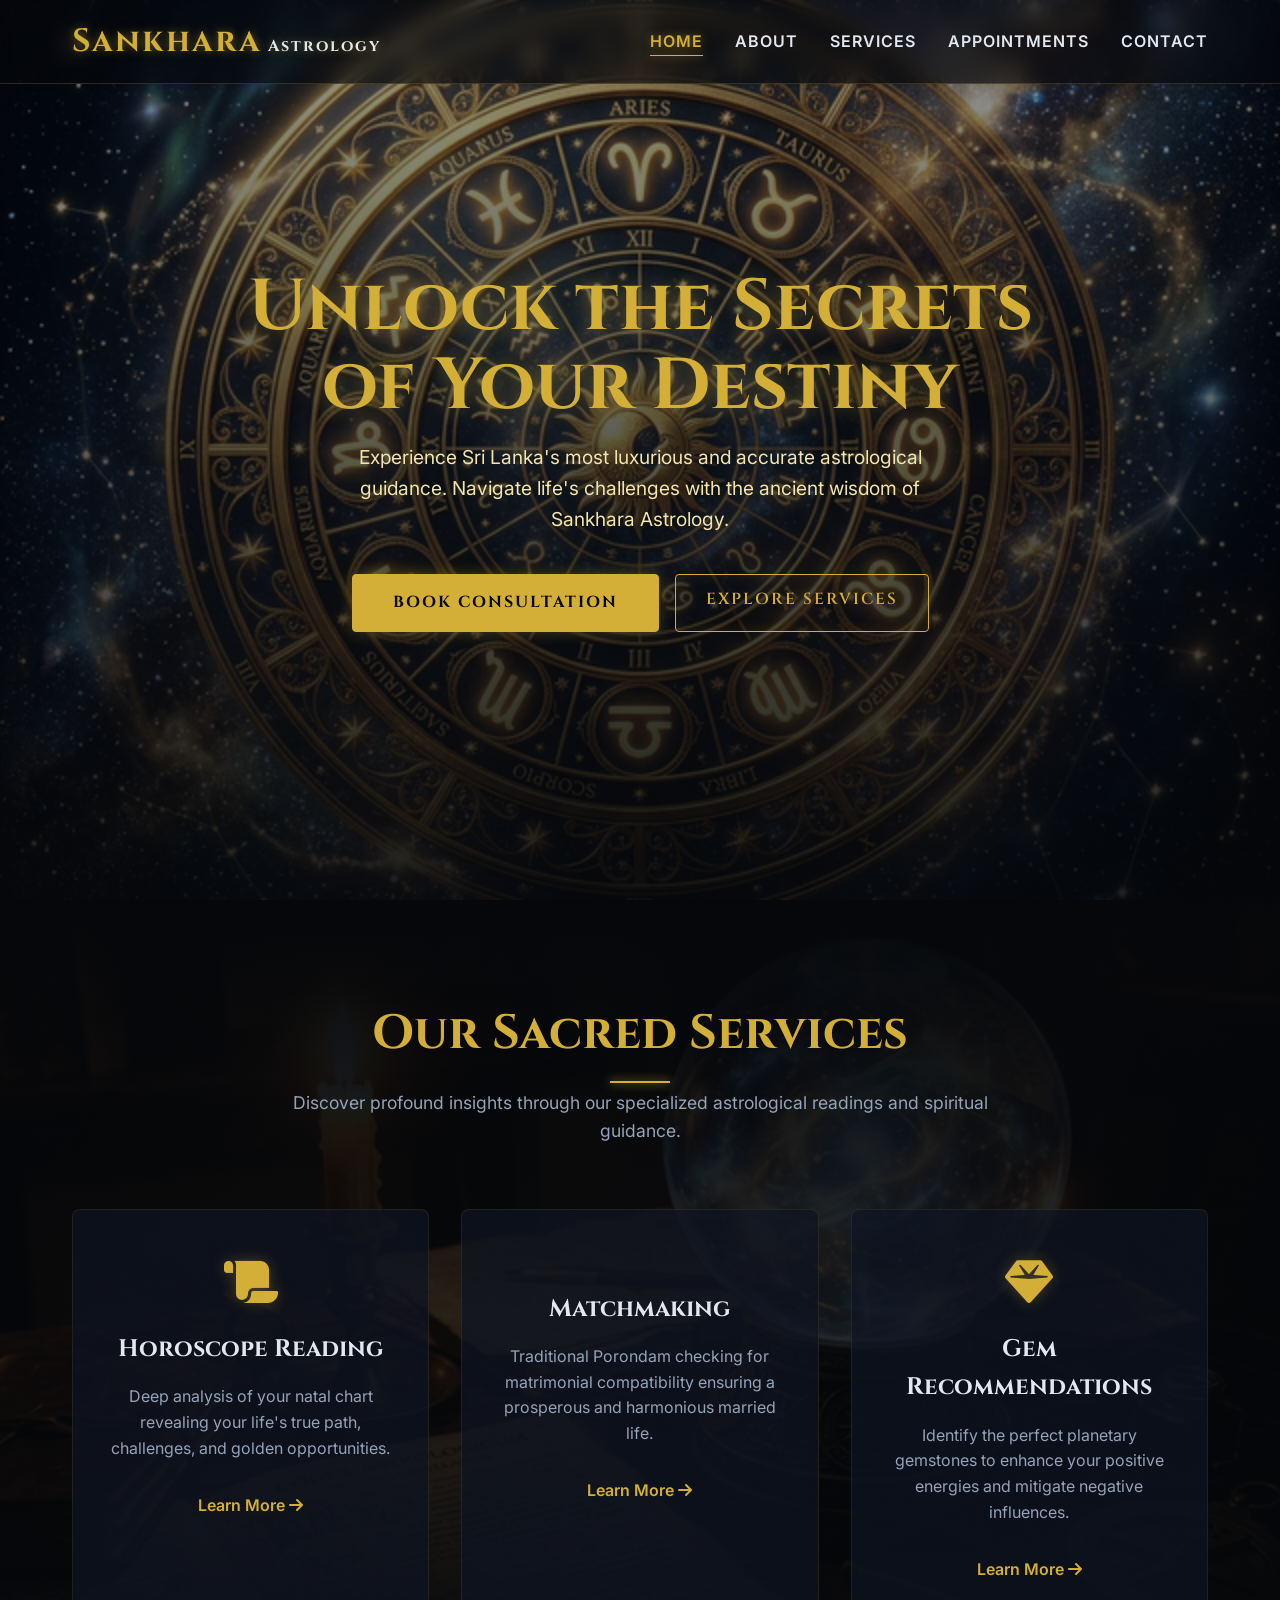
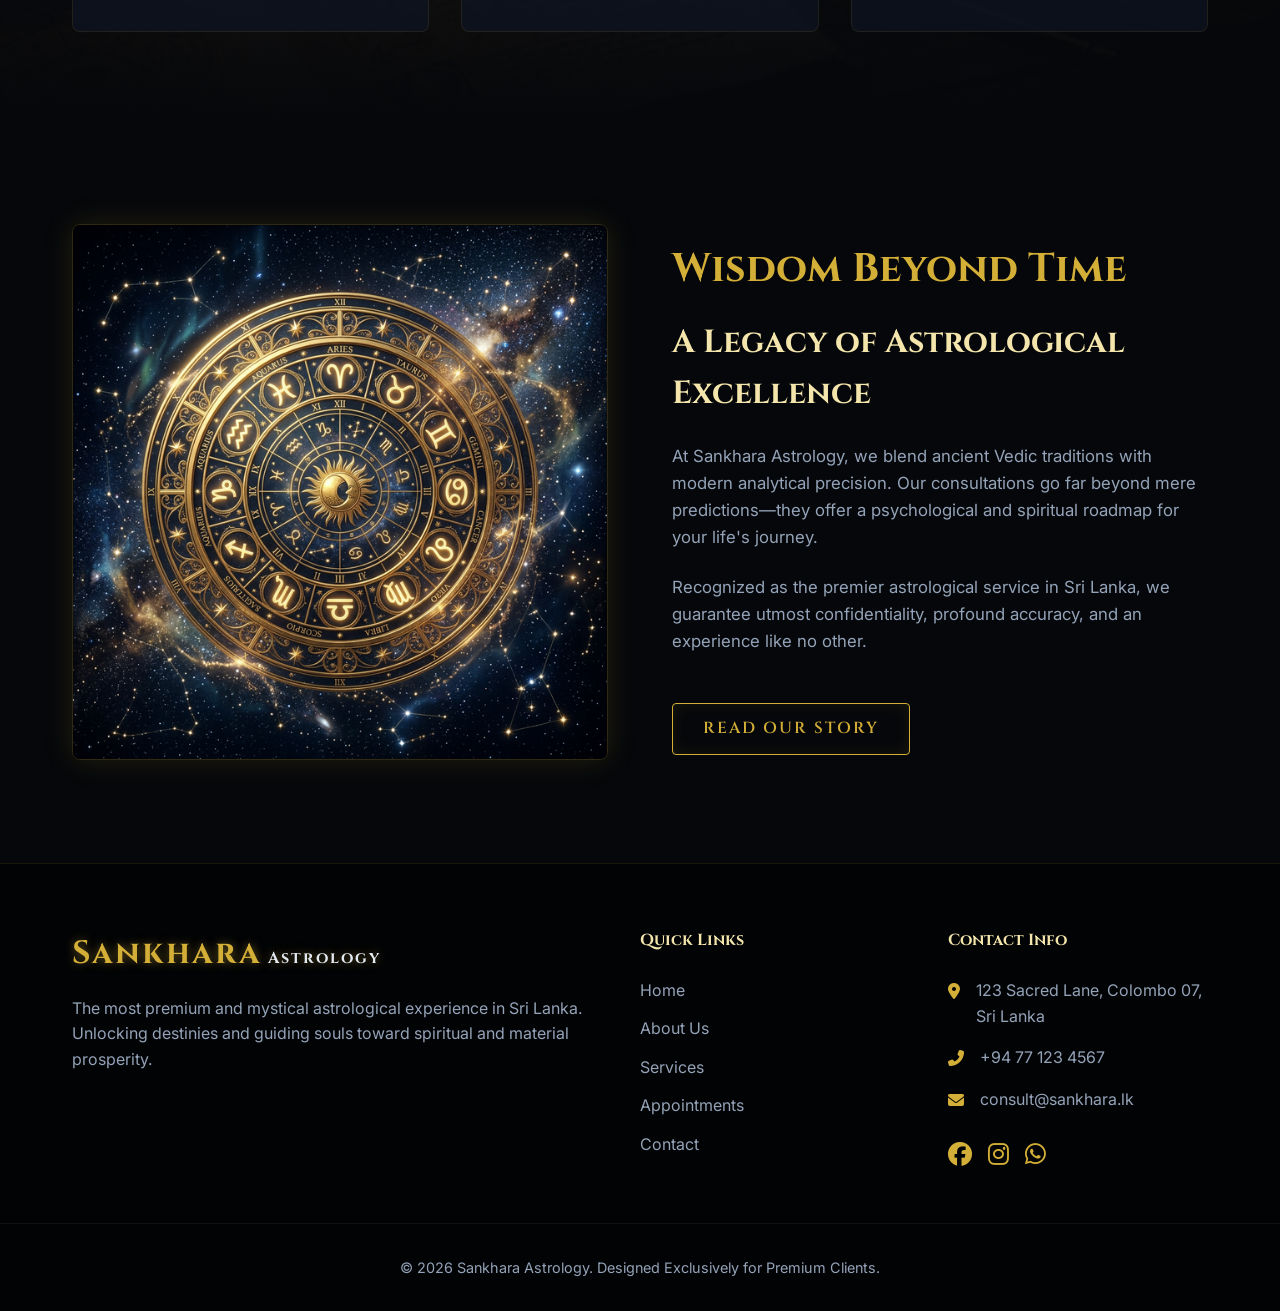
<file: index.html>
<!DOCTYPE html>
<html lang="si">
<head>
    <meta charset="UTF-8">
    <meta name="viewport" content="width=device-width, initial-scale=1.0">
    <title>Sankhara Astrology | Premium Astrology Services</title>
    <meta name="description" content="Sankhara Astrology offers premium astrological services, horoscopes, matchmaking, and vasthu readings. Experience a unique journey to your destiny.">
    <!-- Font Awesome -->
    <link rel="stylesheet" href="https://cdnjs.cloudflare.com/ajax/libs/font-awesome/6.4.0/css/all.min.css">
    <!-- Custom CSS -->
    <link rel="stylesheet" href="assets/css/styles.css">
</head>
<body>

    <!-- Header Navigation -->
    <header>
        <div class="container nav-container">
            <div class="logo">
                <a href="index.html">Sankhara<span style="color:var(--text-main);font-size:1rem;"> Astrology</span></a>
            </div>
            <ul class="nav-links">
                <li><a href="index.html" class="active">Home</a></li>
                <li><a href="about.html">About</a></li>
                <li><a href="services.html">Services</a></li>
                <li><a href="appointments.html">Appointments</a></li>
                <li><a href="contact.html">Contact</a></li>
            </ul>
            <div class="hamburger">
                <i class="fas fa-bars"></i>
            </div>
        </div>
    </header>

    <!-- Hero Section -->
    <section class="hero" id="home">
        <div class="hero-content container">
            <h1>Unlock the Secrets<br>of Your Destiny</h1>
            <p>Experience Sri Lanka's most luxurious and accurate astrological guidance. Navigate life's challenges with the ancient wisdom of Sankhara Astrology.</p>
            <div style="display: flex; gap: 1rem; justify-content: center; margin-top: 2rem;">
                <a href="appointments.html" class="btn-gold-solid">Book Consultation</a>
                <a href="services.html" class="btn-gold">Explore Services</a>
            </div>
        </div>
    </section>

    <!-- Services Overview Section -->
    <section class="section-padding" style="background: url('assets/images/astro_services.png') no-repeat center center/cover; position: relative;">
        <!-- overlay gradient -->
        <div style="position: absolute; top:0; left:0; width:100%; height:100%; background: linear-gradient(to bottom, rgba(5,7,10,1), rgba(5,7,10,0.85), rgba(5,7,10,1)); z-index: 0;"></div>
        
        <div class="container" style="position: relative; z-index: 1;">
            <h2 class="section-title">Our Sacred Services</h2>
            <p class="section-subtitle">Discover profound insights through our specialized astrological readings and spiritual guidance.</p>
            
            <div class="services-grid">
                <div class="service-card">
                    <i class="fas fa-scroll service-icon"></i>
                    <h3>Horoscope Reading</h3>
                    <p>Deep analysis of your natal chart revealing your life's true path, challenges, and golden opportunities.</p>
                    <a href="services.html" style="color: var(--primary-gold); font-weight: 600;">Learn More <i class="fas fa-arrow-right"></i></a>
                </div>
                
                <div class="service-card">
                    <i class="fas fa-rings-wedding service-icon"></i>
                    <h3>Matchmaking</h3>
                    <p>Traditional Porondam checking for matrimonial compatibility ensuring a prosperous and harmonious married life.</p>
                    <a href="services.html" style="color: var(--primary-gold); font-weight: 600;">Learn More <i class="fas fa-arrow-right"></i></a>
                </div>
                
                <div class="service-card">
                    <i class="fas fa-gem service-icon"></i>
                    <h3>Gem Recommendations</h3>
                    <p>Identify the perfect planetary gemstones to enhance your positive energies and mitigate negative influences.</p>
                    <a href="services.html" style="color: var(--primary-gold); font-weight: 600;">Learn More <i class="fas fa-arrow-right"></i></a>
                </div>
            </div>
        </div>
    </section>

    <!-- Quick About -->
    <section class="section-padding" style="background-color: var(--bg-dark);">
        <div class="container about-grid">
            <div class="about-img-container">
                <img src="assets/images/astro_hero_bg.png" alt="Sankhara Astrology Chart" class="about-img">
            </div>
            <div class="about-text">
                <h2 style="font-family:'Cinzel',serif; font-size:2.5rem; color:var(--primary-gold); margin-bottom:1rem;">Wisdom Beyond Time</h2>
                <h3>A Legacy of Astrological Excellence</h3>
                <p>At Sankhara Astrology, we blend ancient Vedic traditions with modern analytical precision. Our consultations go far beyond mere predictions—they offer a psychological and spiritual roadmap for your life's journey.</p>
                <p>Recognized as the premier astrological service in Sri Lanka, we guarantee utmost confidentiality, profound accuracy, and an experience like no other.</p>
                <a href="about.html" class="btn-gold" style="margin-top: 1.5rem;">Read Our Story</a>
            </div>
        </div>
    </section>

    <!-- Footer -->
    <footer>
        <div class="container footer-grid">
            <div class="footer-about">
                <div class="logo" style="margin-bottom: 1rem;">Sankhara<span style="color:var(--text-main);font-size:1rem;"> Astrology</span></div>
                <p>The most premium and mystical astrological experience in Sri Lanka. Unlocking destinies and guiding souls toward spiritual and material prosperity.</p>
            </div>
            <div class="footer-links">
                <h4>Quick Links</h4>
                <ul>
                    <li><a href="index.html">Home</a></li>
                    <li><a href="about.html">About Us</a></li>
                    <li><a href="services.html">Services</a></li>
                    <li><a href="appointments.html">Appointments</a></li>
                    <li><a href="contact.html">Contact</a></li>
                </ul>
            </div>
            <div class="footer-contact">
                <h4>Contact Info</h4>
                <ul>
                    <li><i class="fas fa-map-marker-alt"></i> <span>123 Sacred Lane, Colombo 07, Sri Lanka</span></li>
                    <li><i class="fas fa-phone-alt"></i> <span>+94 77 123 4567</span></li>
                    <li><i class="fas fa-envelope"></i> <span>consult@sankhara.lk</span></li>
                </ul>
                <div style="margin-top: 1.5rem; display: flex; gap: 1rem;">
                    <a href="#" style="color:var(--primary-gold); font-size:1.5rem;"><i class="fab fa-facebook"></i></a>
                    <a href="#" style="color:var(--primary-gold); font-size:1.5rem;"><i class="fab fa-instagram"></i></a>
                    <a href="#" style="color:var(--primary-gold); font-size:1.5rem;"><i class="fab fa-whatsapp"></i></a>
                </div>
            </div>
        </div>
        <div class="footer-bottom">
            <p>&copy; 2026 Sankhara Astrology. Designed Exclusively for Premium Clients.</p>
        </div>
    </footer>

    <!-- Scripts -->
    <script src="assets/js/scripts.js"></script>
</body>
</html>
</file>
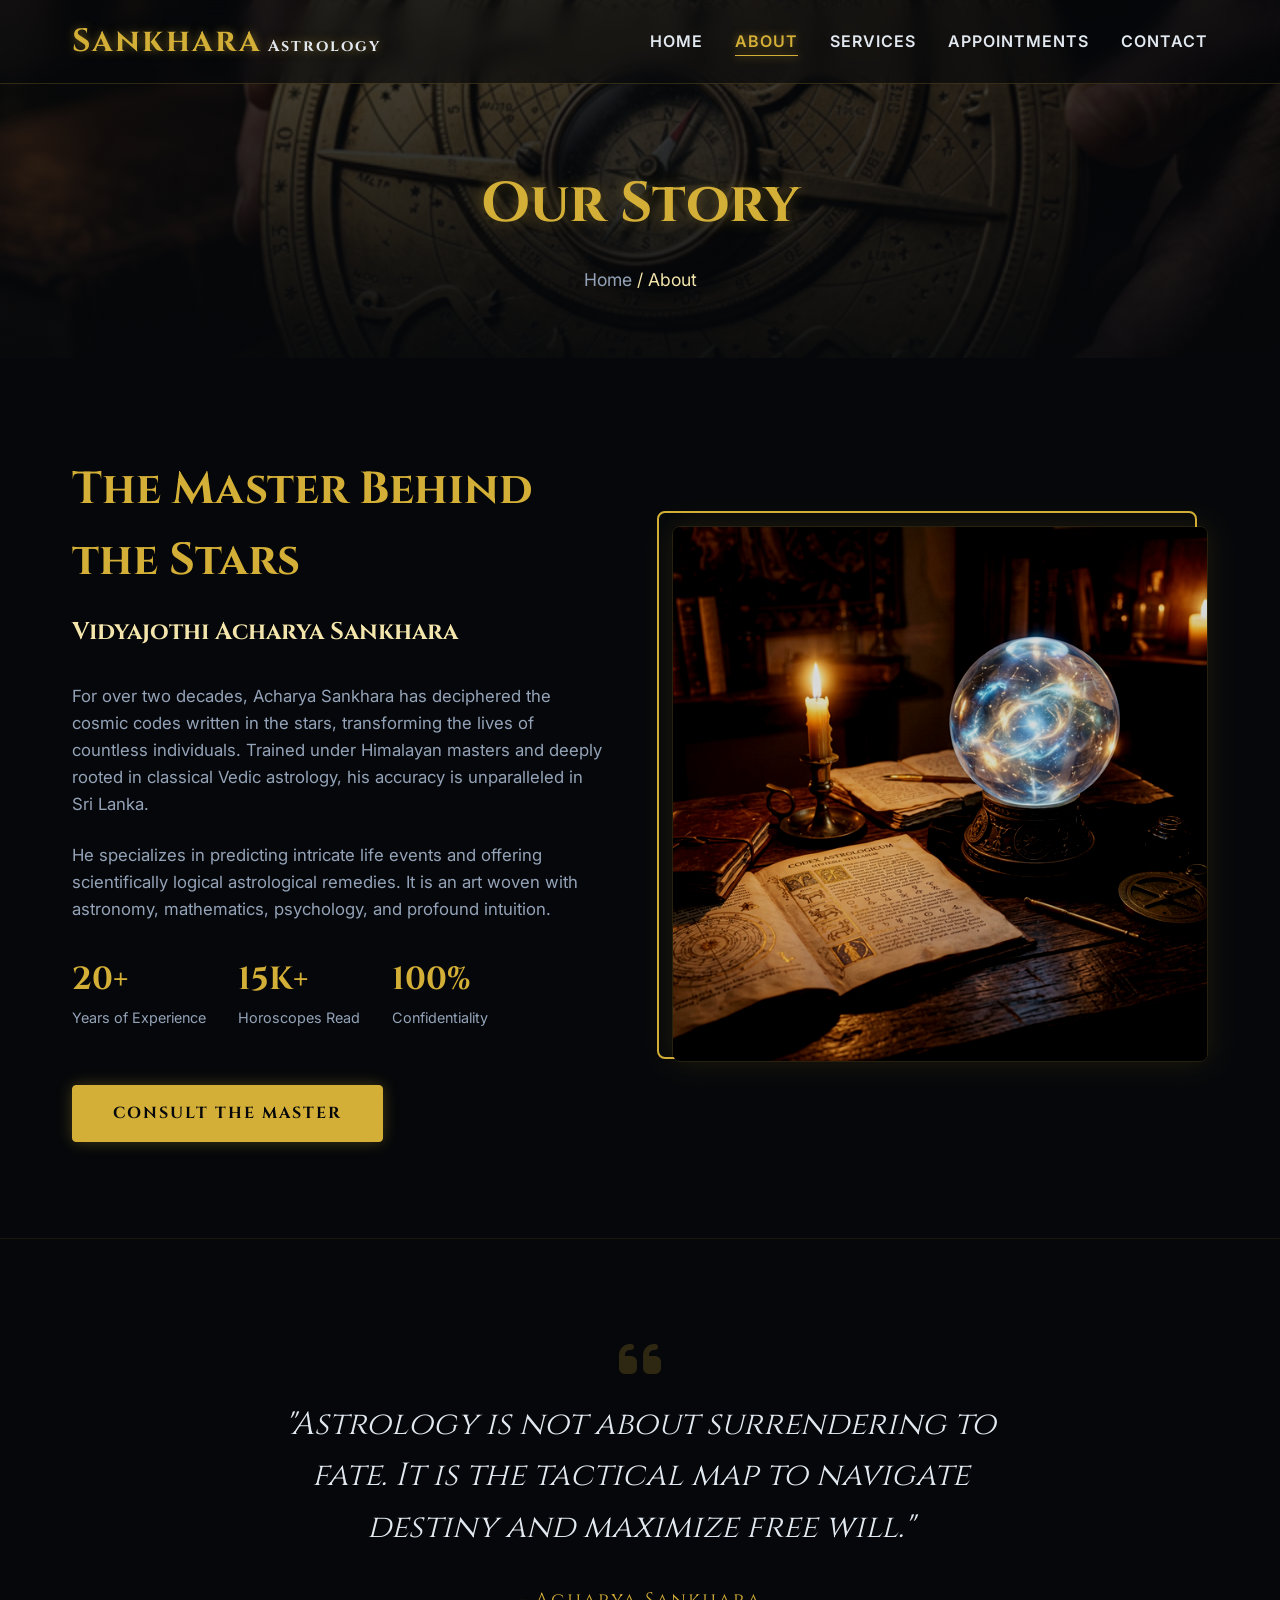
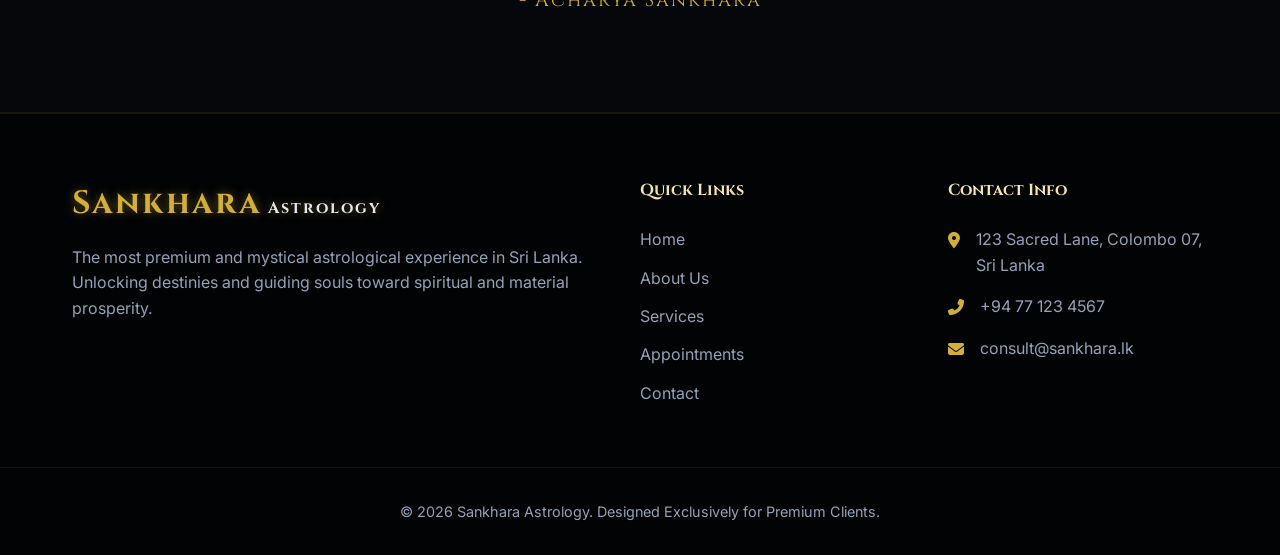
<file: about.html>
<!DOCTYPE html>
<html lang="si">
<head>
    <meta charset="UTF-8">
    <meta name="viewport" content="width=device-width, initial-scale=1.0">
    <title>About Us | Sankhara Astrology</title>
    <!-- Font Awesome -->
    <link rel="stylesheet" href="https://cdnjs.cloudflare.com/ajax/libs/font-awesome/6.4.0/css/all.min.css">
    <!-- Custom CSS -->
    <link rel="stylesheet" href="assets/css/styles.css">
</head>
<body>

    <!-- Header Navigation -->
    <header>
        <div class="container nav-container">
            <div class="logo">
                <a href="index.html">Sankhara<span style="color:var(--text-main);font-size:1rem;"> Astrology</span></a>
            </div>
            <ul class="nav-links">
                <li><a href="index.html">Home</a></li>
                <li><a href="about.html" class="active">About</a></li>
                <li><a href="services.html">Services</a></li>
                <li><a href="appointments.html">Appointments</a></li>
                <li><a href="contact.html">Contact</a></li>
            </ul>
            <div class="hamburger">
                <i class="fas fa-bars"></i>
            </div>
        </div>
    </header>

    <!-- Page Header -->
    <div class="page-header" style="background-image: url('assets/images/astro_appointment.png');">
        <div class="container">
            <h1>Our Story</h1>
            <div class="breadcrumb">
                <a href="index.html">Home</a> / <span>About</span>
            </div>
        </div>
    </div>

    <!-- About Section -->
    <section class="section-padding">
        <div class="container about-grid">
            <div class="about-text">
                <h2 style="font-family:'Cinzel',serif; font-size:2.8rem; color:var(--primary-gold); margin-bottom:1rem;">The Master Behind the Stars</h2>
                <h3 style="color: var(--light-gold); font-size: 1.5rem; margin-bottom: 2rem;">Vidyajothi Acharya Sankhara</h3>
                <p>For over two decades, Acharya Sankhara has deciphered the cosmic codes written in the stars, transforming the lives of countless individuals. Trained under Himalayan masters and deeply rooted in classical Vedic astrology, his accuracy is unparalleled in Sri Lanka.</p>
                <p>He specializes in predicting intricate life events and offering scientifically logical astrological remedies. It is an art woven with astronomy, mathematics, psychology, and profound intuition.</p>

                <div style="margin-top: 2rem; display: flex; gap: 2rem;">
                    <div>
                        <h4 style="color: var(--primary-gold); font-size: 2rem; font-family: 'Cinzel', serif;">20+</h4>
                        <p style="color: var(--text-muted); font-size: 0.9rem;">Years of Experience</p>
                    </div>
                    <div>
                        <h4 style="color: var(--primary-gold); font-size: 2rem; font-family: 'Cinzel', serif;">15K+</h4>
                        <p style="color: var(--text-muted); font-size: 0.9rem;">Horoscopes Read</p>
                    </div>
                    <div>
                        <h4 style="color: var(--primary-gold); font-size: 2rem; font-family: 'Cinzel', serif;">100%</h4>
                        <p style="color: var(--text-muted); font-size: 0.9rem;">Confidentiality</p>
                    </div>
                </div>

                <a href="appointments.html" class="btn-gold-solid" style="margin-top: 2rem;">Consult the Master</a>
            </div>
            
            <div class="about-img-container">
                <img src="assets/images/astro_services.png" alt="Sankhara Astrology Reading" class="about-img" style="filter: brightness(0.8) contrast(1.2);">
            </div>
        </div>
    </section>

    <!-- Vision and Mission -->
    <section class="section-padding" style="background-color: var(--bg-dark); border-top: 1px solid rgba(212,175,55,0.1); border-bottom: 1px solid rgba(212,175,55,0.1);">
        <div class="container text-center" style="max-width: 800px; margin: 0 auto; text-align: center;">
            <i class="fas fa-quote-left" style="font-size: 3rem; color: rgba(212,175,55,0.2); margin-bottom: 1rem;"></i>
            <h3 style="font-size: 2rem; color: var(--text-main); margin-bottom: 2rem; font-style: italic; font-weight: 300;">"Astrology is not about surrendering to fate. It is the tactical map to navigate destiny and maximize free will."</h3>
            <p style="color: var(--primary-gold); font-family: 'Cinzel', serif; font-size: 1.2rem; letter-spacing: 2px;">- Acharya Sankhara</p>
        </div>
    </section>

    <!-- Footer -->
    <footer>
        <div class="container footer-grid">
            <div class="footer-about">
                <div class="logo" style="margin-bottom: 1rem;">Sankhara<span style="color:var(--text-main);font-size:1rem;"> Astrology</span></div>
                <p>The most premium and mystical astrological experience in Sri Lanka. Unlocking destinies and guiding souls toward spiritual and material prosperity.</p>
            </div>
            <div class="footer-links">
                <h4>Quick Links</h4>
                <ul>
                    <li><a href="index.html">Home</a></li>
                    <li><a href="about.html">About Us</a></li>
                    <li><a href="services.html">Services</a></li>
                    <li><a href="appointments.html">Appointments</a></li>
                    <li><a href="contact.html">Contact</a></li>
                </ul>
            </div>
            <div class="footer-contact">
                <h4>Contact Info</h4>
                <ul>
                    <li><i class="fas fa-map-marker-alt"></i> <span>123 Sacred Lane, Colombo 07, Sri Lanka</span></li>
                    <li><i class="fas fa-phone-alt"></i> <span>+94 77 123 4567</span></li>
                    <li><i class="fas fa-envelope"></i> <span>consult@sankhara.lk</span></li>
                </ul>
            </div>
        </div>
        <div class="footer-bottom">
            <p>&copy; 2026 Sankhara Astrology. Designed Exclusively for Premium Clients.</p>
        </div>
    </footer>

    <!-- Scripts -->
    <script src="assets/js/scripts.js"></script>
</body>
</html>
</file>
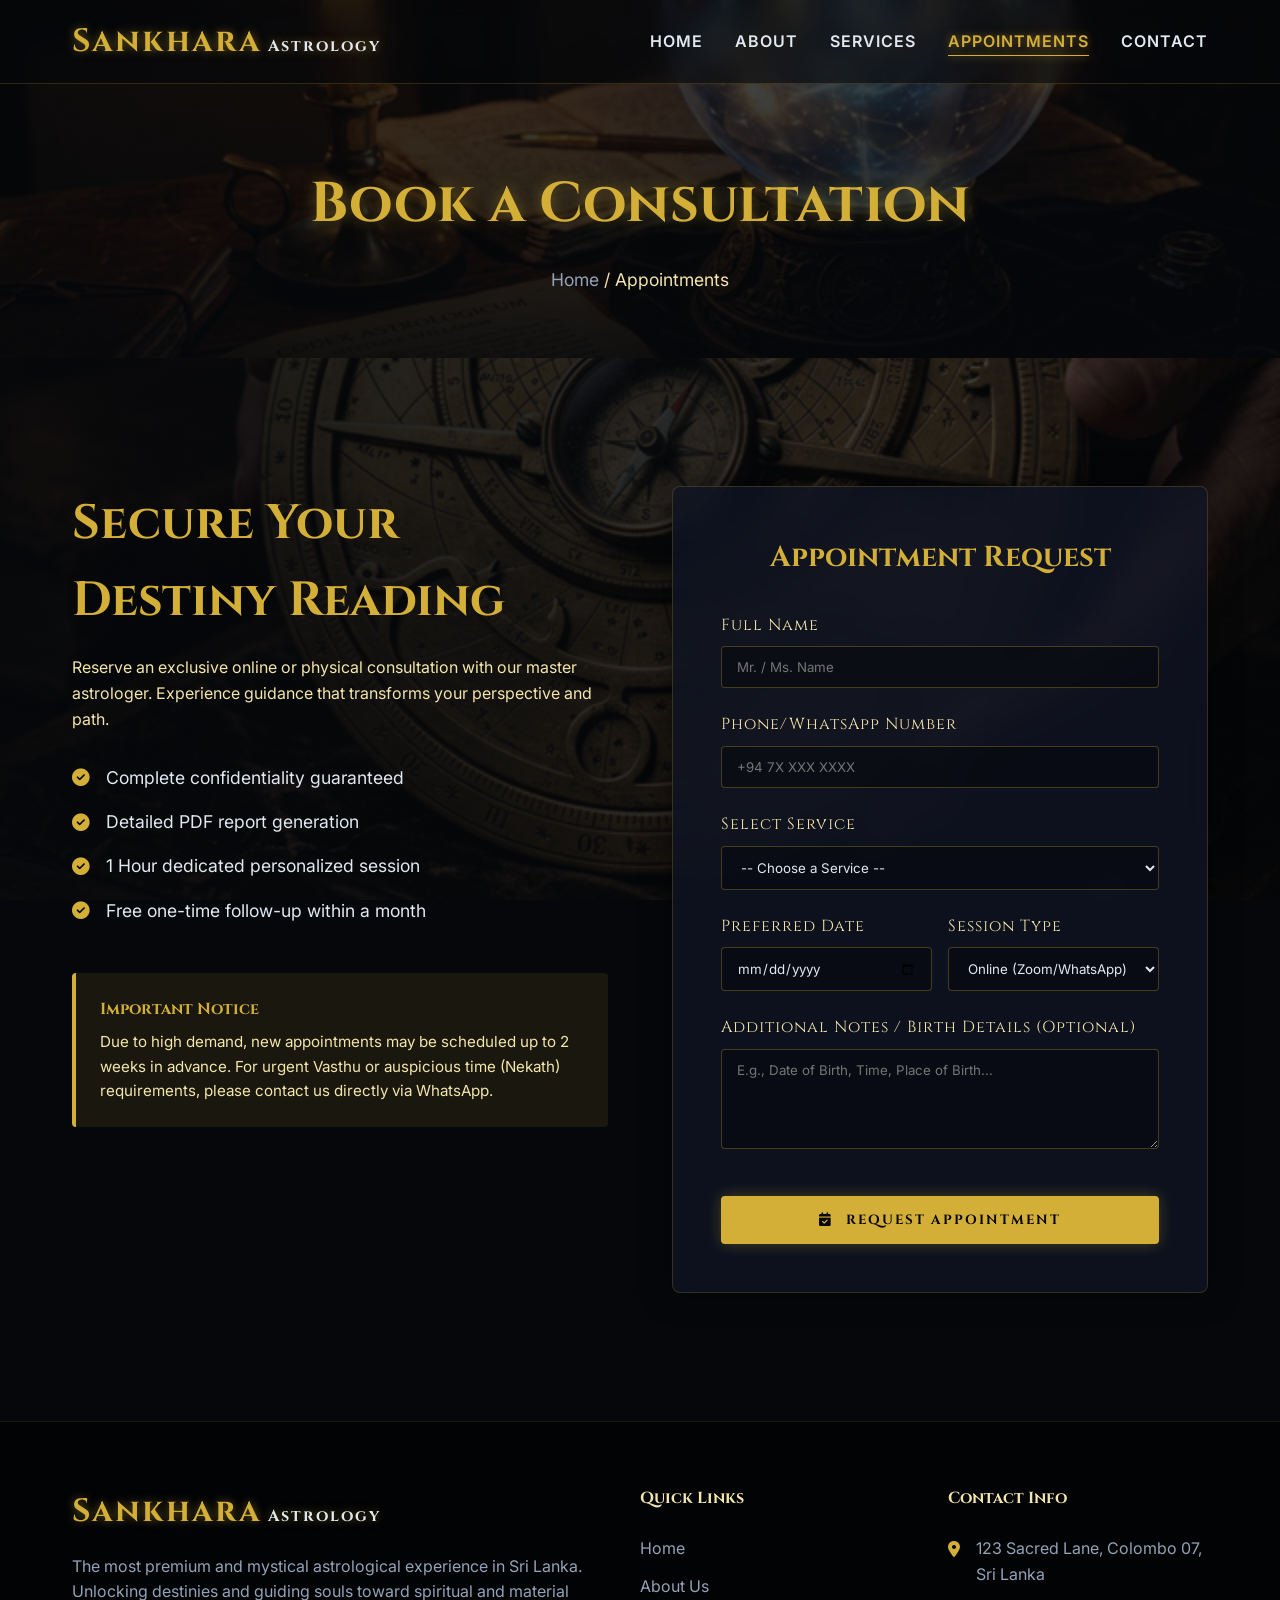
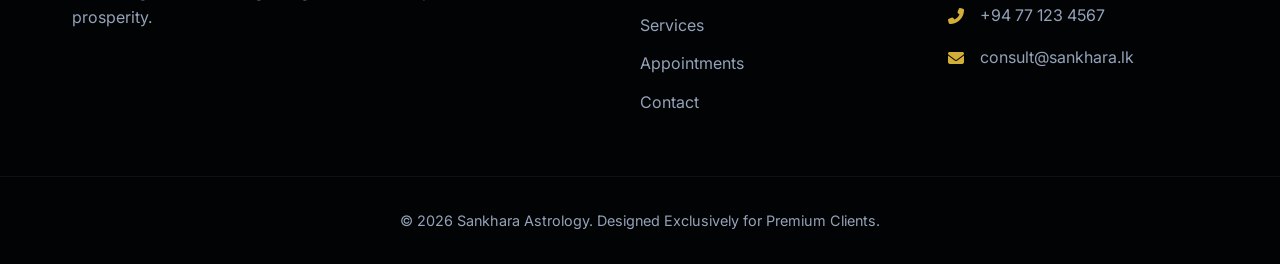
<file: appointments.html>
<!DOCTYPE html>
<html lang="si">
<head>
    <meta charset="UTF-8">
    <meta name="viewport" content="width=device-width, initial-scale=1.0">
    <title>Appointments | Sankhara Astrology</title>
    <!-- Font Awesome -->
    <link rel="stylesheet" href="https://cdnjs.cloudflare.com/ajax/libs/font-awesome/6.4.0/css/all.min.css">
    <!-- Custom CSS -->
    <link rel="stylesheet" href="assets/css/styles.css">
</head>
<body>

    <!-- Header Navigation -->
    <header>
        <div class="container nav-container">
            <div class="logo">
                <a href="index.html">Sankhara<span style="color:var(--text-main);font-size:1rem;"> Astrology</span></a>
            </div>
            <ul class="nav-links">
                <li><a href="index.html">Home</a></li>
                <li><a href="about.html">About</a></li>
                <li><a href="services.html">Services</a></li>
                <li><a href="appointments.html" class="active">Appointments</a></li>
                <li><a href="contact.html">Contact</a></li>
            </ul>
            <div class="hamburger">
                <i class="fas fa-bars"></i>
            </div>
        </div>
    </header>

    <!-- Page Header -->
    <div class="page-header">
        <div class="container">
            <h1>Book a Consultation</h1>
            <div class="breadcrumb">
                <a href="index.html">Home</a> / <span>Appointments</span>
            </div>
        </div>
    </div>

    <!-- Appointment Section -->
    <section class="appointment-section">
        <div class="container appointment-container">
            
            <div class="appointment-info">
                <h2>Secure Your Destiny Reading</h2>
                <p>Reserve an exclusive online or physical consultation with our master astrologer. Experience guidance that transforms your perspective and path.</p>
                
                <ul class="appointment-features">
                    <li><i class="fas fa-check-circle"></i> Complete confidentiality guaranteed</li>
                    <li><i class="fas fa-check-circle"></i> Detailed PDF report generation</li>
                    <li><i class="fas fa-check-circle"></i> 1 Hour dedicated personalized session</li>
                    <li><i class="fas fa-check-circle"></i> Free one-time follow-up within a month</li>
                </ul>

                <div style="background: rgba(212, 175, 55, 0.1); border-left: 4px solid var(--primary-gold); padding: 1.5rem; border-radius: 4px; margin-top: 2rem;">
                    <h4 style="color: var(--primary-gold); font-family: 'Cinzel', serif; margin-bottom: 0.5rem;">Important Notice</h4>
                    <p style="font-size: 0.95rem; margin-bottom: 0;">Due to high demand, new appointments may be scheduled up to 2 weeks in advance. For urgent Vasthu or auspicious time (Nekath) requirements, please contact us directly via WhatsApp.</p>
                </div>
            </div>

            <div class="appointment-form-wrapper">
                <form class="appointment-form" id="appointmentForm">
                    <h3 style="color:var(--primary-gold); font-family:'Cinzel', serif; font-size:1.8rem; margin-bottom:2rem; text-align:center;">Appointment Request</h3>
                    
                    <div class="form-group">
                        <label for="name">Full Name</label>
                        <input type="text" id="name" class="form-control" required placeholder="Mr. / Ms. Name">
                    </div>
                    
                    <div class="form-group">
                        <label for="phone">Phone/WhatsApp Number</label>
                        <input type="tel" id="phone" class="form-control" required placeholder="+94 7X XXX XXXX">
                    </div>

                    <div class="form-group">
                        <label for="service">Select Service</label>
                        <select id="service" class="form-control" required>
                            <option value="">-- Choose a Service --</option>
                            <option value="horoscope">Comprehensive Horoscope Reading</option>
                            <option value="matchmaking">Marriage Matchmaking (Porondam)</option>
                            <option value="vasthu">Vasthu Shastra Consultation</option>
                            <option value="naming">Baby Naming & First Letters</option>
                            <option value="auspicious">Auspicious Times (Nekath)</option>
                        </select>
                    </div>

                    <div style="display: grid; grid-template-columns: 1fr 1fr; gap: 1rem; margin-bottom: 1.5rem;">
                        <div class="form-group" style="margin-bottom: 0;">
                            <label for="date">Preferred Date</label>
                            <input type="date" id="date" class="form-control" required>
                        </div>
                        <div class="form-group" style="margin-bottom: 0;">
                            <label for="type">Session Type</label>
                            <select id="type" class="form-control" required>
                                <option value="online">Online (Zoom/WhatsApp)</option>
                                <option value="physical">In-Person Visit</option>
                            </select>
                        </div>
                    </div>

                    <div class="form-group">
                        <label for="message">Additional Notes / Birth Details (Optional)</label>
                        <textarea id="message" class="form-control" placeholder="E.g., Date of Birth, Time, Place of Birth..."></textarea>
                    </div>

                    <button type="submit" class="btn-gold-solid" style="width: 100%; border:none; margin-top:1rem;"><i class="fas fa-calendar-check" style="margin-right:8px;"></i> Request Appointment</button>
                </form>
            </div>

        </div>
    </section>

    <!-- Footer -->
    <footer>
        <div class="container footer-grid">
            <div class="footer-about">
                <div class="logo" style="margin-bottom: 1rem;">Sankhara<span style="color:var(--text-main);font-size:1rem;"> Astrology</span></div>
                <p>The most premium and mystical astrological experience in Sri Lanka. Unlocking destinies and guiding souls toward spiritual and material prosperity.</p>
            </div>
            <div class="footer-links">
                <h4>Quick Links</h4>
                <ul>
                    <li><a href="index.html">Home</a></li>
                    <li><a href="about.html">About Us</a></li>
                    <li><a href="services.html">Services</a></li>
                    <li><a href="appointments.html">Appointments</a></li>
                    <li><a href="contact.html">Contact</a></li>
                </ul>
            </div>
            <div class="footer-contact">
                <h4>Contact Info</h4>
                <ul>
                    <li><i class="fas fa-map-marker-alt"></i> <span>123 Sacred Lane, Colombo 07, Sri Lanka</span></li>
                    <li><i class="fas fa-phone-alt"></i> <span>+94 77 123 4567</span></li>
                    <li><i class="fas fa-envelope"></i> <span>consult@sankhara.lk</span></li>
                </ul>
            </div>
        </div>
        <div class="footer-bottom">
            <p>&copy; 2026 Sankhara Astrology. Designed Exclusively for Premium Clients.</p>
        </div>
    </footer>

    <!-- Scripts -->
    <script src="assets/js/scripts.js"></script>
</body>
</html>
</file>
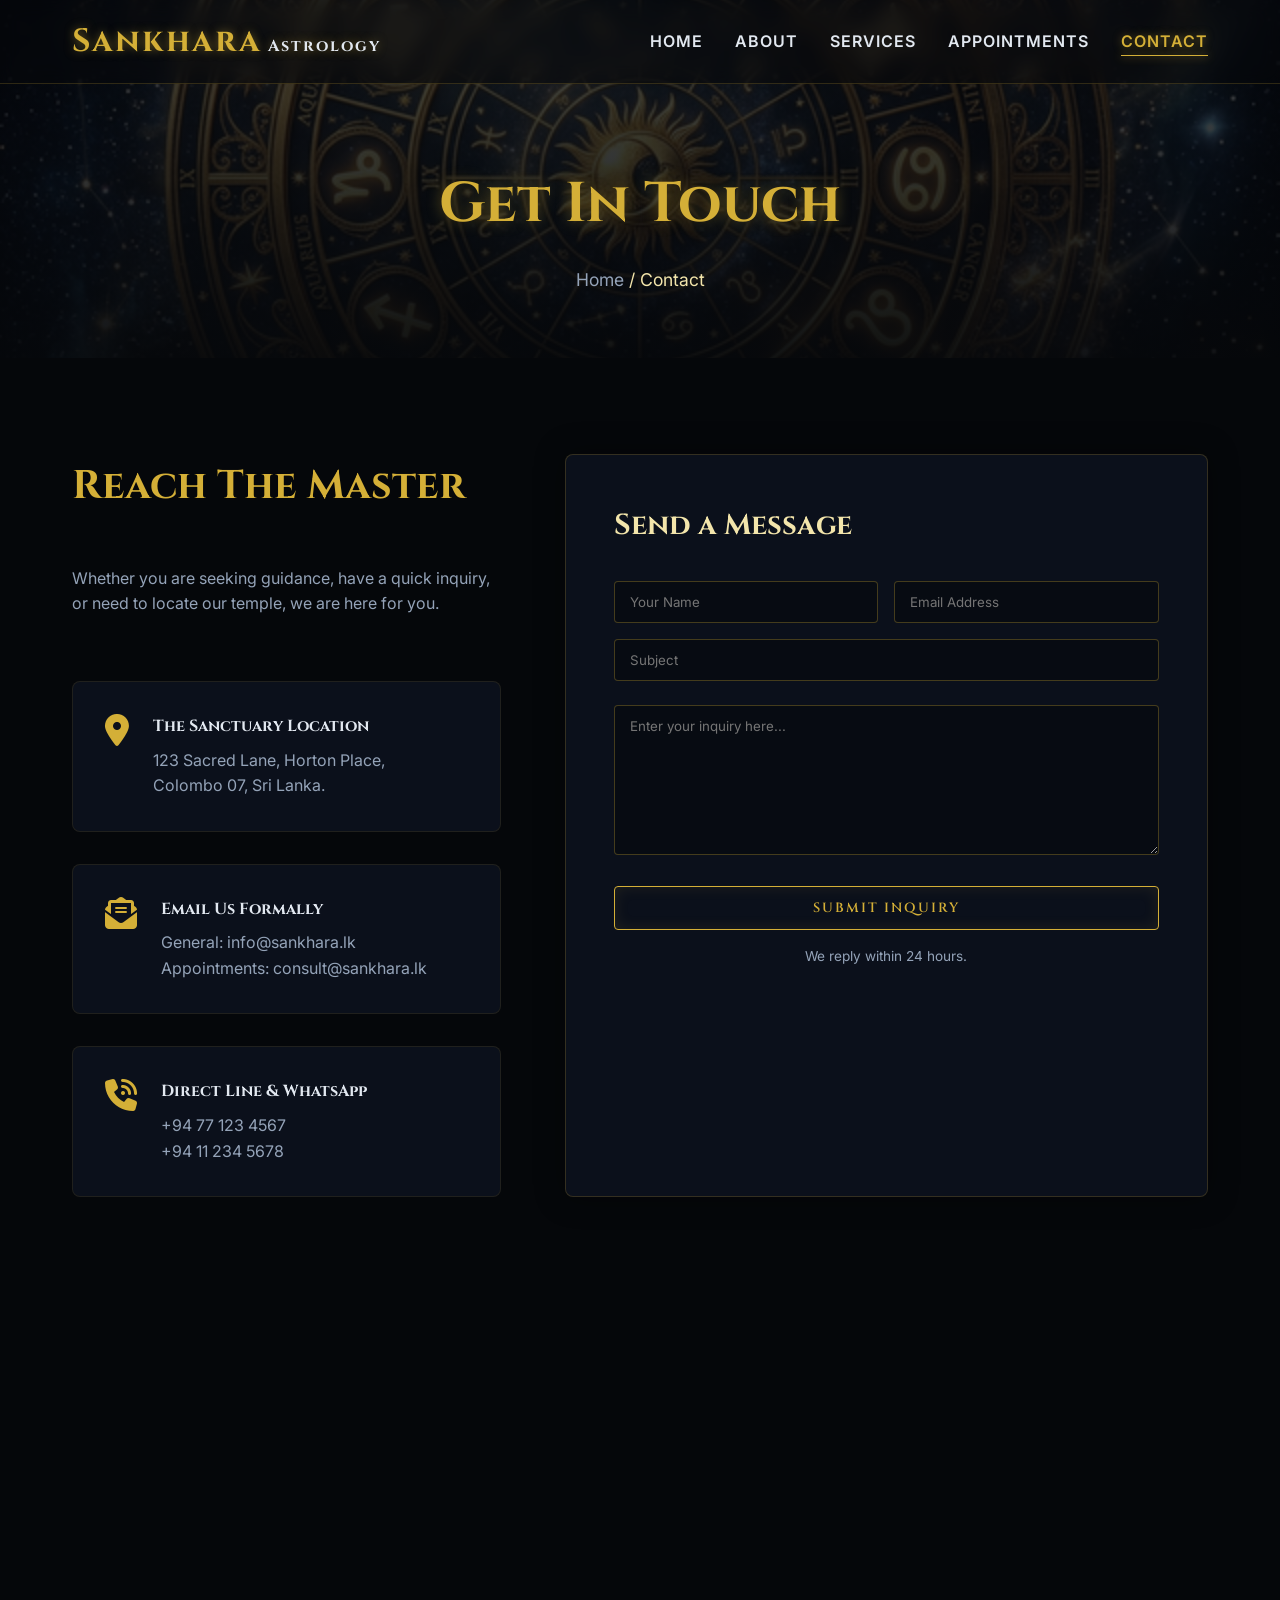
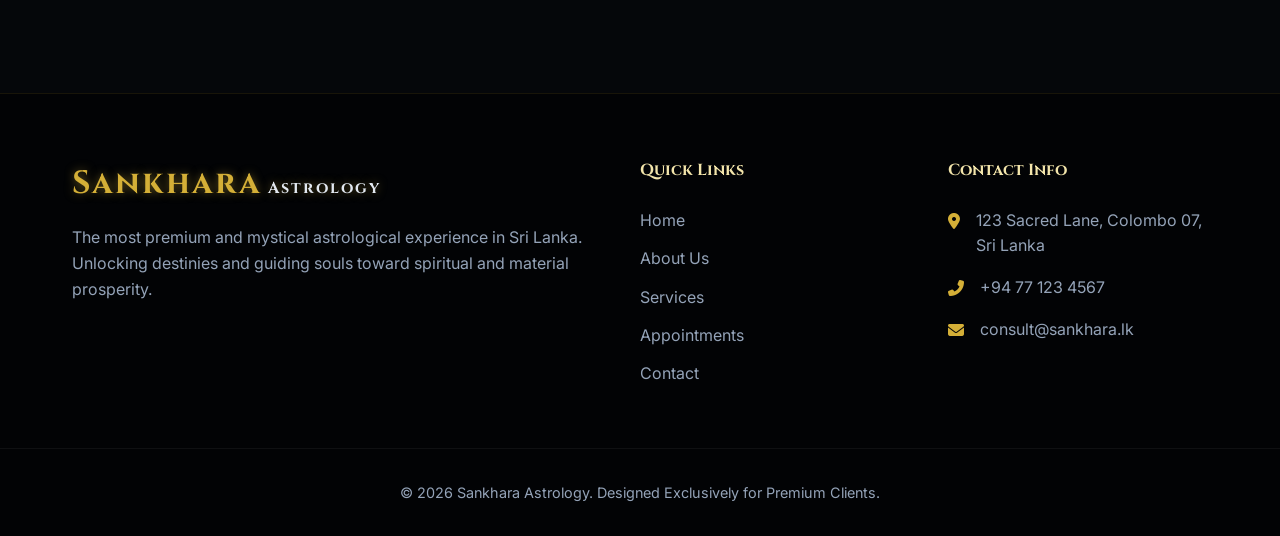
<file: contact.html>
<!DOCTYPE html>
<html lang="si">
<head>
    <meta charset="UTF-8">
    <meta name="viewport" content="width=device-width, initial-scale=1.0">
    <title>Contact Us | Sankhara Astrology</title>
    <!-- Font Awesome -->
    <link rel="stylesheet" href="https://cdnjs.cloudflare.com/ajax/libs/font-awesome/6.4.0/css/all.min.css">
    <!-- Custom CSS -->
    <link rel="stylesheet" href="assets/css/styles.css">
</head>
<body>

    <!-- Header Navigation -->
    <header>
        <div class="container nav-container">
            <div class="logo">
                <a href="index.html">Sankhara<span style="color:var(--text-main);font-size:1rem;"> Astrology</span></a>
            </div>
            <ul class="nav-links">
                <li><a href="index.html">Home</a></li>
                <li><a href="about.html">About</a></li>
                <li><a href="services.html">Services</a></li>
                <li><a href="appointments.html">Appointments</a></li>
                <li><a href="contact.html" class="active">Contact</a></li>
            </ul>
            <div class="hamburger">
                <i class="fas fa-bars"></i>
            </div>
        </div>
    </header>

    <!-- Page Header -->
    <div class="page-header" style="background-image: url('assets/images/astro_hero_bg.png');">
        <div class="container">
            <h1>Get In Touch</h1>
            <div class="breadcrumb">
                <a href="index.html">Home</a> / <span>Contact</span>
            </div>
        </div>
    </div>

    <!-- Contact Section -->
    <section class="section-padding">
        <div class="container contact-grid">
            
            <div class="contact-info-boxes">
                <h2 style="font-family: 'Cinzel', serif; color: var(--primary-gold); font-size: 2.5rem; margin-bottom: 1rem;">Reach The Master</h2>
                <p style="color: var(--text-muted); margin-bottom: 2rem;">Whether you are seeking guidance, have a quick inquiry, or need to locate our temple, we are here for you.</p>

                <div class="info-box">
                    <i class="fas fa-map-marker-alt"></i>
                    <div>
                        <h4>The Sanctuary Location</h4>
                        <p>123 Sacred Lane, Horton Place,<br>Colombo 07, Sri Lanka.</p>
                    </div>
                </div>

                <div class="info-box">
                    <i class="fas fa-envelope-open-text"></i>
                    <div>
                        <h4>Email Us Formally</h4>
                        <p>General: info@sankhara.lk<br>Appointments: consult@sankhara.lk</p>
                    </div>
                </div>

                <div class="info-box">
                    <i class="fas fa-phone-volume"></i>
                    <div>
                        <h4>Direct Line & WhatsApp</h4>
                        <p>+94 77 123 4567<br>+94 11 234 5678</p>
                    </div>
                </div>
            </div>

            <div style="background: var(--bg-card); padding: 3rem; border-radius: 8px; border: 1px solid rgba(212, 175, 55, 0.2); box-shadow: 0 0 30px rgba(0,0,0,0.4);">
                <form id="contactForm">
                    <h3 style="color:var(--light-gold); font-family:'Cinzel', serif; font-size:1.8rem; margin-bottom:2rem;">Send a Message</h3>
                    
                    <div style="display: grid; grid-template-columns: 1fr 1fr; gap: 1rem; margin-bottom: 1rem;">
                        <input type="text" class="form-control" placeholder="Your Name" required>
                        <input type="email" class="form-control" placeholder="Email Address" required>
                    </div>
                    
                    <div class="form-group">
                        <input type="text" class="form-control" placeholder="Subject" required>
                    </div>

                    <div class="form-group">
                        <textarea class="form-control" placeholder="Enter your inquiry here..." style="min-height: 150px;" required></textarea>
                    </div>

                    <button type="submit" class="btn-gold" style="width: 100%; border-radius: 4px;">Submit Inquiry</button>
                    <p style="font-size: 0.85rem; color: var(--text-muted); margin-top: 1rem; text-align: center;">We reply within 24 hours.</p>
                </form>
            </div>

        </div>
    </section>

    <!-- Google Maps iframe placeholder (Dark Mode Map filter applied via CSS ideally, but here using opacity/filter on frame for design integration) -->
    <section>
        <div style="width: 100%; height: 400px; filter: invert(90%) hue-rotate(180deg) contrast(1.1);">
            <iframe width="100%" height="100%" frameborder="0" scrolling="no" marginheight="0" marginwidth="0" src="https://maps.google.com/maps?width=100%25&amp;height=600&amp;hl=en&amp;q=Colombo%2007+(Sankhara%20Astrology)&amp;t=&amp;z=14&amp;ie=UTF8&amp;iwloc=B&amp;output=embed"></iframe>
        </div>
    </section>

    <!-- Footer -->
    <footer>
        <div class="container footer-grid">
            <div class="footer-about">
                <div class="logo" style="margin-bottom: 1rem;">Sankhara<span style="color:var(--text-main);font-size:1rem;"> Astrology</span></div>
                <p>The most premium and mystical astrological experience in Sri Lanka. Unlocking destinies and guiding souls toward spiritual and material prosperity.</p>
            </div>
            <div class="footer-links">
                <h4>Quick Links</h4>
                <ul>
                    <li><a href="index.html">Home</a></li>
                    <li><a href="about.html">About Us</a></li>
                    <li><a href="services.html">Services</a></li>
                    <li><a href="appointments.html">Appointments</a></li>
                    <li><a href="contact.html">Contact</a></li>
                </ul>
            </div>
            <div class="footer-contact">
                <h4>Contact Info</h4>
                <ul>
                    <li><i class="fas fa-map-marker-alt"></i> <span>123 Sacred Lane, Colombo 07, Sri Lanka</span></li>
                    <li><i class="fas fa-phone-alt"></i> <span>+94 77 123 4567</span></li>
                    <li><i class="fas fa-envelope"></i> <span>consult@sankhara.lk</span></li>
                </ul>
            </div>
        </div>
        <div class="footer-bottom">
            <p>&copy; 2026 Sankhara Astrology. Designed Exclusively for Premium Clients.</p>
        </div>
    </footer>

    <!-- Scripts -->
    <script src="assets/js/scripts.js"></script>
</body>
</html>
</file>
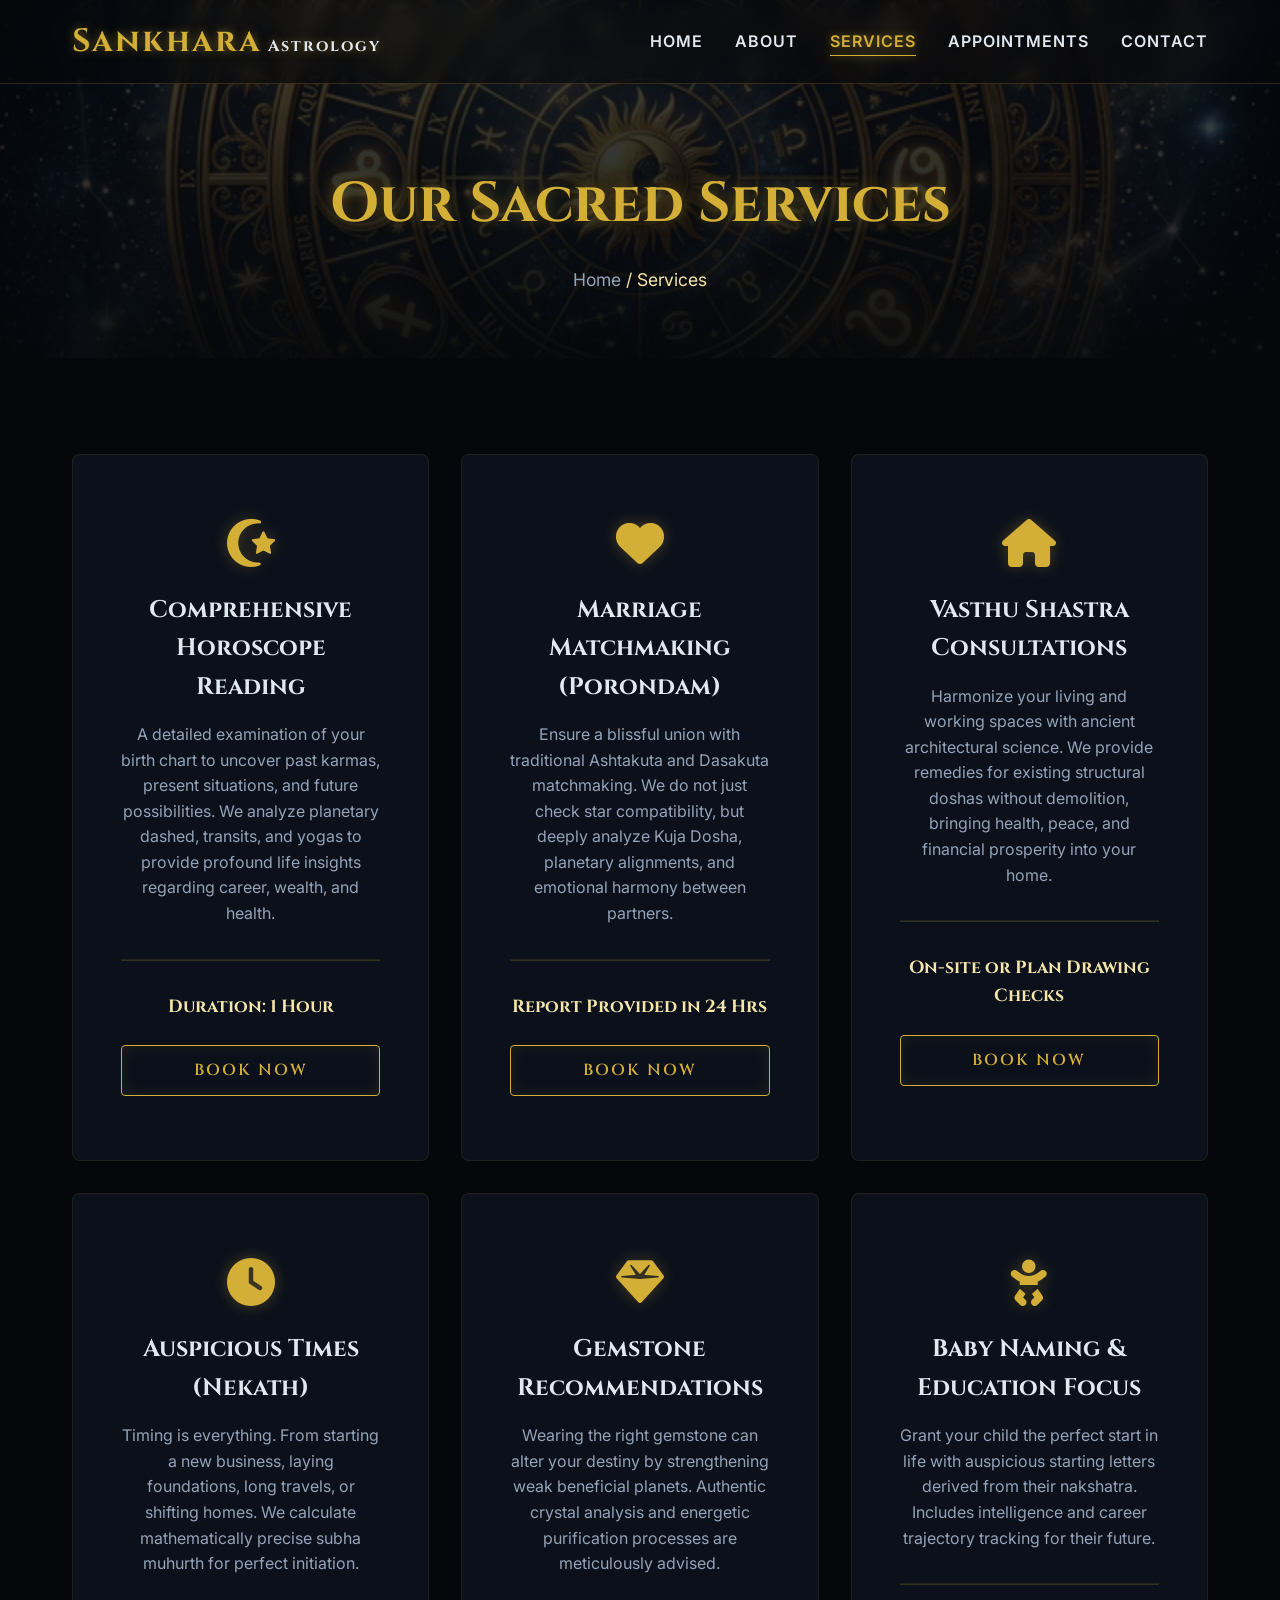
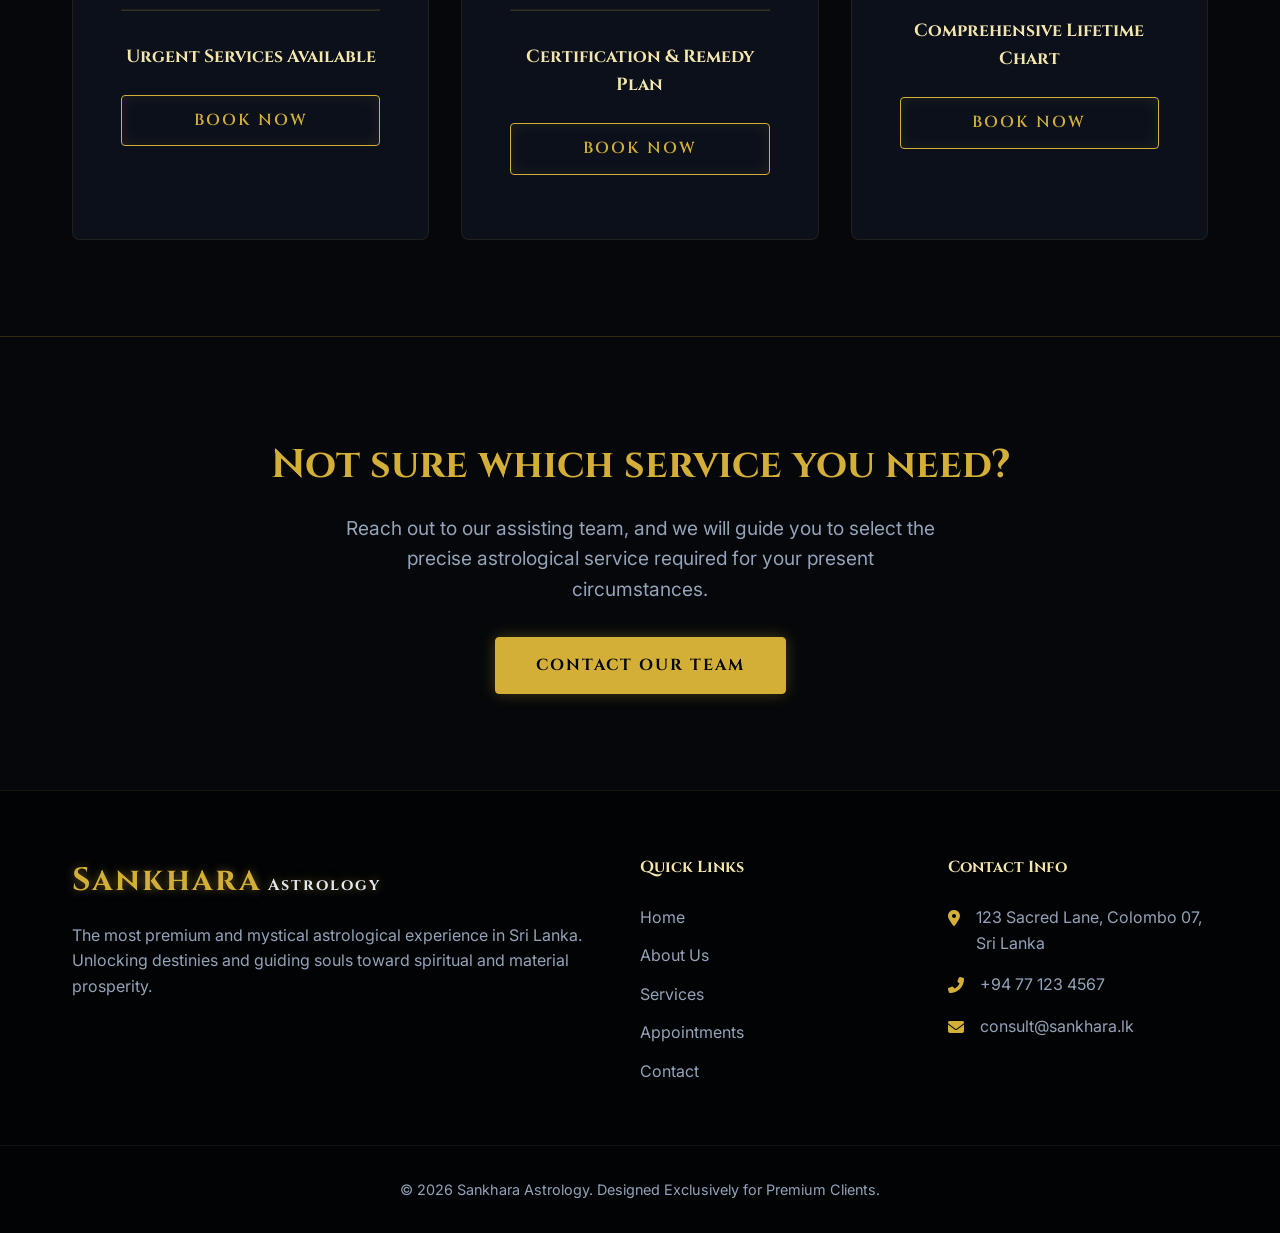
<file: services.html>
<!DOCTYPE html>
<html lang="si">
<head>
    <meta charset="UTF-8">
    <meta name="viewport" content="width=device-width, initial-scale=1.0">
    <title>Services | Sankhara Astrology</title>
    <!-- Font Awesome -->
    <link rel="stylesheet" href="https://cdnjs.cloudflare.com/ajax/libs/font-awesome/6.4.0/css/all.min.css">
    <!-- Custom CSS -->
    <link rel="stylesheet" href="assets/css/styles.css">
</head>
<body>

    <!-- Header Navigation -->
    <header>
        <div class="container nav-container">
            <div class="logo">
                <a href="index.html">Sankhara<span style="color:var(--text-main);font-size:1rem;"> Astrology</span></a>
            </div>
            <ul class="nav-links">
                <li><a href="index.html">Home</a></li>
                <li><a href="about.html">About</a></li>
                <li><a href="services.html" class="active">Services</a></li>
                <li><a href="appointments.html">Appointments</a></li>
                <li><a href="contact.html">Contact</a></li>
            </ul>
            <div class="hamburger">
                <i class="fas fa-bars"></i>
            </div>
        </div>
    </header>

    <!-- Page Header -->
    <div class="page-header" style="background-image: url('assets/images/astro_hero_bg.png');">
        <div class="container">
            <h1>Our Sacred Services</h1>
            <div class="breadcrumb">
                <a href="index.html">Home</a> / <span>Services</span>
            </div>
        </div>
    </div>

    <!-- Main Services -->
    <section class="section-padding">
        <div class="container">
            <div class="services-grid" style="grid-template-columns: repeat(auto-fit, minmax(350px, 1fr));">
                
                <!-- Service 1 -->
                <div class="service-card" style="padding: 4rem 3rem;">
                    <i class="fas fa-star-and-crescent service-icon"></i>
                    <h3>Comprehensive Horoscope Reading</h3>
                    <p>A detailed examination of your birth chart to uncover past karmas, present situations, and future possibilities. We analyze planetary dashed, transits, and yogas to provide profound life insights regarding career, wealth, and health.</p>
                    <hr style="border-color: rgba(212,175,55,0.2); margin: 2rem 0;">
                    <h5 style="color: var(--light-gold); font-size: 1.1rem; margin-bottom: 0.5rem;">Duration: 1 Hour</h5>
                    <a href="appointments.html" class="btn-gold" style="margin-top: 1rem; width: 100%;">Book Now</a>
                </div>

                <!-- Service 2 -->
                <div class="service-card" style="padding: 4rem 3rem;">
                    <i class="fas fa-heart service-icon"></i>
                    <h3>Marriage Matchmaking (Porondam)</h3>
                    <p>Ensure a blissful union with traditional Ashtakuta and Dasakuta matchmaking. We do not just check star compatibility, but deeply analyze Kuja Dosha, planetary alignments, and emotional harmony between partners.</p>
                    <hr style="border-color: rgba(212,175,55,0.2); margin: 2rem 0;">
                    <h5 style="color: var(--light-gold); font-size: 1.1rem; margin-bottom: 0.5rem;">Report Provided in 24 Hrs</h5>
                    <a href="appointments.html" class="btn-gold" style="margin-top: 1rem; width: 100%;">Book Now</a>
                </div>

                <!-- Service 3 -->
                <div class="service-card" style="padding: 4rem 3rem;">
                    <i class="fas fa-home service-icon"></i>
                    <h3>Vasthu Shastra Consultations</h3>
                    <p>Harmonize your living and working spaces with ancient architectural science. We provide remedies for existing structural doshas without demolition, bringing health, peace, and financial prosperity into your home.</p>
                    <hr style="border-color: rgba(212,175,55,0.2); margin: 2rem 0;">
                    <h5 style="color: var(--light-gold); font-size: 1.1rem; margin-bottom: 0.5rem;">On-site or Plan Drawing Checks</h5>
                    <a href="appointments.html" class="btn-gold" style="margin-top: 1rem; width: 100%;">Book Now</a>
                </div>

                <!-- Service 4 -->
                <div class="service-card" style="padding: 4rem 3rem;">
                    <i class="fas fa-clock service-icon"></i>
                    <h3>Auspicious Times (Nekath)</h3>
                    <p>Timing is everything. From starting a new business, laying foundations, long travels, or shifting homes. We calculate mathematically precise subha muhurth for perfect initiation.</p>
                    <hr style="border-color: rgba(212,175,55,0.2); margin: 2rem 0;">
                    <h5 style="color: var(--light-gold); font-size: 1.1rem; margin-bottom: 0.5rem;">Urgent Services Available</h5>
                    <a href="appointments.html" class="btn-gold" style="margin-top: 1rem; width: 100%;">Book Now</a>
                </div>
                
                <!-- Service 5 -->
                <div class="service-card" style="padding: 4rem 3rem;">
                    <i class="fas fa-gem service-icon"></i>
                    <h3>Gemstone Recommendations</h3>
                    <p>Wearing the right gemstone can alter your destiny by strengthening weak beneficial planets. Authentic crystal analysis and energetic purification processes are meticulously advised.</p>
                    <hr style="border-color: rgba(212,175,55,0.2); margin: 2rem 0;">
                    <h5 style="color: var(--light-gold); font-size: 1.1rem; margin-bottom: 0.5rem;">Certification & Remedy Plan</h5>
                    <a href="appointments.html" class="btn-gold" style="margin-top: 1rem; width: 100%;">Book Now</a>
                </div>

                <!-- Service 6 -->
                <div class="service-card" style="padding: 4rem 3rem;">
                    <i class="fas fa-baby service-icon"></i>
                    <h3>Baby Naming & Education Focus</h3>
                    <p>Grant your child the perfect start in life with auspicious starting letters derived from their nakshatra. Includes intelligence and career trajectory tracking for their future.</p>
                    <hr style="border-color: rgba(212,175,55,0.2); margin: 2rem 0;">
                    <h5 style="color: var(--light-gold); font-size: 1.1rem; margin-bottom: 0.5rem;">Comprehensive Lifetime Chart</h5>
                    <a href="appointments.html" class="btn-gold" style="margin-top: 1rem; width: 100%;">Book Now</a>
                </div>

            </div>
        </div>
    </section>

    <!-- Call to Action -->
    <section class="section-padding" style="background-color: var(--bg-dark); border-top: 1px solid rgba(212,175,55,0.2); text-align: center;">
        <div class="container">
            <h2 style="font-family: 'Cinzel', serif; color: var(--primary-gold); font-size: 2.5rem; margin-bottom: 1rem;">Not sure which service you need?</h2>
            <p style="color: var(--text-muted); font-size: 1.2rem; max-width: 600px; margin: 0 auto 2rem;">Reach out to our assisting team, and we will guide you to select the precise astrological service required for your present circumstances.</p>
            <a href="contact.html" class="btn-gold-solid">Contact Our Team</a>
        </div>
    </section>

    <!-- Footer -->
    <footer>
        <div class="container footer-grid">
            <div class="footer-about">
                <div class="logo" style="margin-bottom: 1rem;">Sankhara<span style="color:var(--text-main);font-size:1rem;"> Astrology</span></div>
                <p>The most premium and mystical astrological experience in Sri Lanka. Unlocking destinies and guiding souls toward spiritual and material prosperity.</p>
            </div>
            <div class="footer-links">
                <h4>Quick Links</h4>
                <ul>
                    <li><a href="index.html">Home</a></li>
                    <li><a href="about.html">About Us</a></li>
                    <li><a href="services.html">Services</a></li>
                    <li><a href="appointments.html">Appointments</a></li>
                    <li><a href="contact.html">Contact</a></li>
                </ul>
            </div>
            <div class="footer-contact">
                <h4>Contact Info</h4>
                <ul>
                    <li><i class="fas fa-map-marker-alt"></i> <span>123 Sacred Lane, Colombo 07, Sri Lanka</span></li>
                    <li><i class="fas fa-phone-alt"></i> <span>+94 77 123 4567</span></li>
                    <li><i class="fas fa-envelope"></i> <span>consult@sankhara.lk</span></li>
                </ul>
            </div>
        </div>
        <div class="footer-bottom">
            <p>&copy; 2026 Sankhara Astrology. Designed Exclusively for Premium Clients.</p>
        </div>
    </footer>

    <!-- Scripts -->
    <script src="assets/js/scripts.js"></script>
</body>
</html>
</file>
<file: assets/css/styles.css>
@import url('https://fonts.googleapis.com/css2?family=Cinzel:wght@400;600;700;800&family=Inter:wght@300;400;600&display=swap');

:root {
    --primary-gold: #D4AF37;
    --light-gold: #F3E5AB;
    --dark-gold: #996515;
    --bg-dark: #05070A;
    --bg-card: rgba(15, 20, 35, 0.7);
    --text-main: #E2E8F0;
    --text-muted: #94A3B8;
    --transition: all 0.3s ease-in-out;
}

* {
    margin: 0;
    padding: 0;
    box-sizing: border-box;
    scroll-behavior: smooth;
}

body {
    font-family: 'Inter', sans-serif;
    background-color: var(--bg-dark);
    color: var(--text-main);
    line-height: 1.6;
    overflow-x: hidden;
}

h1, h2, h3, h4, h5, h6, .logo {
    font-family: 'Cinzel', serif;
    color: var(--primary-gold);
}

a {
    text-decoration: none;
    color: inherit;
}

/* Glassmorphism Navbar */
header {
    position: fixed;
    top: 0;
    width: 100%;
    z-index: 1000;
    padding: 1rem 0;
    background: rgba(5, 7, 10, 0.6);
    backdrop-filter: blur(10px);
    border-bottom: 1px solid rgba(212, 175, 55, 0.2);
    transition: var(--transition);
}

header.scrolled {
    background: rgba(5, 7, 10, 0.95);
    padding: 0.8rem 0;
    box-shadow: 0 4px 20px rgba(0, 0, 0, 0.5);
}

.container {
    max-width: 1200px;
    margin: 0 auto;
    padding: 0 2rem;
}

.nav-container {
    display: flex;
    justify-content: space-between;
    align-items: center;
}

.logo {
    font-size: 2rem;
    font-weight: 700;
    letter-spacing: 2px;
    text-shadow: 0 0 10px rgba(212, 175, 55, 0.5);
}

.nav-links {
    display: flex;
    gap: 2rem;
    list-style: none;
}

.nav-links li a {
    font-size: 1rem;
    font-weight: 600;
    text-transform: uppercase;
    letter-spacing: 1px;
    transition: var(--transition);
    position: relative;
}

.nav-links li a::after {
    content: '';
    position: absolute;
    bottom: -5px;
    left: 0;
    width: 0;
    height: 1px;
    background-color: var(--primary-gold);
    transition: var(--transition);
    box-shadow: 0 0 8px var(--primary-gold);
}

.nav-links li a:hover::after,
.nav-links li a.active::after {
    width: 100%;
}

.nav-links li a:hover,
.nav-links li a.active {
    color: var(--primary-gold);
    text-shadow: 0 0 8px rgba(212, 175, 55, 0.5);
}

/* Mobile Menu */
.hamburger {
    display: none;
    cursor: pointer;
    font-size: 1.5rem;
    color: var(--primary-gold);
}

/* Button */
.btn-gold {
    display: inline-block;
    padding: 12px 30px;
    background: transparent;
    border: 1px solid var(--primary-gold);
    color: var(--primary-gold);
    font-family: 'Cinzel', serif;
    font-weight: 600;
    letter-spacing: 2px;
    text-transform: uppercase;
    transition: var(--transition);
    cursor: pointer;
    box-shadow: 0 0 15px rgba(212, 175, 55, 0.1) inset;
    border-radius: 4px;
}

.btn-gold:hover {
    background: var(--primary-gold);
    color: var(--bg-dark);
    box-shadow: 0 0 20px rgba(212, 175, 55, 0.5), 0 0 20px rgba(212, 175, 55, 0.5) inset;
}

.btn-gold-solid {
    display: inline-block;
    padding: 15px 40px;
    background: var(--primary-gold);
    border: 1px solid var(--primary-gold);
    color: var(--bg-dark);
    font-family: 'Cinzel', serif;
    font-weight: 700;
    letter-spacing: 2px;
    text-transform: uppercase;
    transition: var(--transition);
    cursor: pointer;
    border-radius: 4px;
    box-shadow: 0 0 15px rgba(212, 175, 55, 0.3);
}

.btn-gold-solid:hover {
    background: transparent;
    color: var(--primary-gold);
    box-shadow: 0 0 20px rgba(212, 175, 55, 0.5) inset;
}

/* Hero Section */
.hero {
    height: 100vh;
    display: flex;
    align-items: center;
    justify-content: center;
    text-align: center;
    position: relative;
    background-image: url('../images/astro_hero_bg.png');
    background-size: cover;
    background-position: center;
    background-attachment: fixed;
    z-index: 1;
}

.hero::after {
    content: '';
    position: absolute;
    top: 0;
    left: 0;
    width: 100%;
    height: 100%;
    background: linear-gradient(to bottom, rgba(5,7,10,0.4), rgba(5,7,10,0.9));
    z-index: -1;
}

.hero-content h1 {
    font-size: 4.5rem;
    margin-bottom: 1rem;
    line-height: 1.1;
    text-shadow: 0 0 20px rgba(212, 175, 55, 0.4);
    animation: fadeInDown 1s ease-out;
}

.hero-content p {
    font-size: 1.2rem;
    color: var(--light-gold);
    max-width: 600px;
    margin: 0 auto 2.5rem;
    animation: fadeInUp 1s ease-out 0.3s backwards;
}

.hero .btn-gold-solid {
    animation: fadeIn 1s ease-out 0.6s backwards;
}

/* General Sections */
.section-padding {
    padding: 6rem 0;
}

.section-title {
    text-align: center;
    font-size: 3rem;
    margin-bottom: 1rem;
    position: relative;
    display: inline-block;
    left: 50%;
    transform: translateX(-50%);
}

.section-title::after {
    content: '';
    position: absolute;
    bottom: -10px;
    left: 50%;
    transform: translateX(-50%);
    width: 60px;
    height: 2px;
    background: var(--primary-gold);
    box-shadow: 0 0 10px var(--primary-gold);
}

.section-subtitle {
    text-align: center;
    color: var(--text-muted);
    font-size: 1.1rem;
    max-width: 700px;
    margin: 0 auto 4rem;
}

/* About Section */
.about-grid {
    display: grid;
    grid-template-columns: 1fr 1fr;
    gap: 4rem;
    align-items: center;
}

.about-img {
    width: 100%;
    height: auto;
    border-radius: 8px;
    box-shadow: 0 0 30px rgba(212, 175, 55, 0.15);
    border: 1px solid rgba(212, 175, 55, 0.2);
    position: relative;
}

.about-img-container {
    position: relative;
}

.about-img-container::before {
    content: '';
    position: absolute;
    top: -15px;
    left: -15px;
    width: 100%;
    height: 100%;
    border: 2px solid var(--primary-gold);
    border-radius: 8px;
    z-index: -1;
}

.about-text h3 {
    font-size: 2rem;
    margin-bottom: 1.5rem;
    color: var(--light-gold);
}

.about-text p {
    margin-bottom: 1.5rem;
    color: var(--text-muted);
    font-size: 1.05rem;
}

/* Services Section */
.services-grid {
    display: grid;
    grid-template-columns: repeat(auto-fit, minmax(300px, 1fr));
    gap: 2rem;
}

.service-card {
    background: var(--bg-card);
    border: 1px solid rgba(212, 175, 55, 0.1);
    padding: 3rem 2rem;
    border-radius: 8px;
    text-align: center;
    transition: var(--transition);
    position: relative;
    overflow: hidden;
}

.service-card::before {
    content: '';
    position: absolute;
    top: 0;
    left: 0;
    width: 100%;
    height: 2px;
    background: linear-gradient(90deg, transparent, var(--primary-gold), transparent);
    transform: scaleX(0);
    transition: var(--transition);
}

.service-card:hover {
    transform: translateY(-10px);
    box-shadow: 0 15px 30px rgba(0, 0, 0, 0.5), 0 0 20px rgba(212, 175, 55, 0.1);
    border-color: rgba(212, 175, 55, 0.4);
}

.service-card:hover::before {
    transform: scaleX(1);
}

.service-icon {
    font-size: 3rem;
    color: var(--primary-gold);
    margin-bottom: 1.5rem;
    text-shadow: 0 0 15px rgba(212, 175, 55, 0.3);
}

.service-card h3 {
    font-size: 1.5rem;
    margin-bottom: 1rem;
    color: var(--text-main);
}

.service-card p {
    color: var(--text-muted);
    margin-bottom: 2rem;
}

/* Appointment Form */
.appointment-section {
    position: relative;
    background-image: url('../images/astro_appointment.png');
    background-size: cover;
    background-position: center;
    background-attachment: fixed;
    padding: 8rem 0;
}

.appointment-section::after {
    content: '';
    position: absolute;
    top: 0;
    left: 0;
    width: 100%;
    height: 100%;
    background: linear-gradient(to right, rgba(5,7,10,0.95), rgba(5,7,10,0.7));
    z-index: 0;
}

.appointment-container {
    position: relative;
    z-index: 1;
    display: grid;
    grid-template-columns: 1fr 1fr;
    gap: 4rem;
}

.appointment-info h2 {
    font-size: 3rem;
    margin-bottom: 1rem;
}

.appointment-info p {
    color: var(--light-gold);
    margin-bottom: 2rem;
}

.appointment-features {
    list-style: none;
    margin-bottom: 3rem;
}

.appointment-features li {
    display: flex;
    align-items: center;
    gap: 1rem;
    margin-bottom: 1rem;
    font-size: 1.1rem;
}

.appointment-features i {
    color: var(--primary-gold);
}

.appointment-form {
    background: rgba(15, 20, 35, 0.8);
    backdrop-filter: blur(15px);
    padding: 3rem;
    border-radius: 8px;
    border: 1px solid rgba(212, 175, 55, 0.2);
    box-shadow: 0 0 30px rgba(0,0,0,0.5);
}

.form-group {
    margin-bottom: 1.5rem;
}

.form-group label {
    display: block;
    margin-bottom: 0.5rem;
    color: var(--light-gold);
    font-family: 'Cinzel', serif;
    letter-spacing: 1px;
}

.form-control {
    width: 100%;
    padding: 12px 15px;
    background: rgba(5, 7, 10, 0.5);
    border: 1px solid rgba(212, 175, 55, 0.3);
    border-radius: 4px;
    color: var(--text-main);
    font-family: 'Inter', sans-serif;
    transition: var(--transition);
}

.form-control:focus {
    outline: none;
    border-color: var(--primary-gold);
    box-shadow: 0 0 10px rgba(212, 175, 55, 0.2);
    background: rgba(5, 7, 10, 0.8);
}

textarea.form-control {
    resize: vertical;
    min-height: 100px;
}

select.form-control option {
    background: var(--bg-dark);
    color: var(--text-main);
}

/* Footer */
footer {
    background: #020305;
    padding: 4rem 0 2rem;
    border-top: 1px solid rgba(212, 175, 55, 0.1);
}

.footer-grid {
    display: grid;
    grid-template-columns: 2fr 1fr 1fr;
    gap: 3rem;
    margin-bottom: 3rem;
}

.footer-about h3 {
    margin-bottom: 1rem;
}

.footer-about p {
    color: var(--text-muted);
}

.footer-links h4, .footer-contact h4 {
    margin-bottom: 1.5rem;
    color: var(--light-gold);
}

.footer-links ul {
    list-style: none;
}

.footer-links li {
    margin-bottom: 0.8rem;
}

.footer-links a {
    color: var(--text-muted);
    transition: var(--transition);
}

.footer-links a:hover {
    color: var(--primary-gold);
    padding-left: 5px;
}

.footer-contact li {
    display: flex;
    gap: 1rem;
    margin-bottom: 1rem;
    color: var(--text-muted);
}

.footer-contact i {
    color: var(--primary-gold);
    margin-top: 5px;
}

.footer-bottom {
    text-align: center;
    padding-top: 2rem;
    border-top: 1px solid rgba(255, 255, 255, 0.05);
    color: var(--text-muted);
    font-size: 0.9rem;
}

/* Animations */
@keyframes fadeInUp {
    from {
        opacity: 0;
        transform: translateY(30px);
    }
    to {
        opacity: 1;
        transform: translateY(0);
    }
}

@keyframes fadeInDown {
    from {
        opacity: 0;
        transform: translateY(-30px);
    }
    to {
        opacity: 1;
        transform: translateY(0);
    }
}

@keyframes fadeIn {
    from { opacity: 0; }
    to { opacity: 1; }
}

/* Responsive Design */
@media (max-width: 991px) {
    .hero-content h1 { font-size: 3.5rem; }
    .appointment-container { grid-template-columns: 1fr; }
    .about-grid { grid-template-columns: 1fr; }
    .footer-grid { grid-template-columns: 1fr 1fr; }
}

@media (max-width: 768px) {
    .nav-links {
        position: absolute;
        top: 100%;
        left: 0;
        width: 100%;
        background: rgba(5, 7, 10, 0.95);
        backdrop-filter: blur(10px);
        flex-direction: column;
        align-items: center;
        padding: 2rem 0;
        gap: 1.5rem;
        transform: translateY(-150%);
        transition: var(--transition);
        border-bottom: 1px solid rgba(212, 175, 55, 0.2);
    }

    .nav-links.active {
        transform: translateY(0);
    }

    .hamburger { display: block; }
    
    .hero-content h1 { font-size: 2.5rem; }
    
    .footer-grid { grid-template-columns: 1fr; }
    
    .section-title { font-size: 2.2rem; }
}

/* Page Header for Inner Pages */
.page-header {
    padding: 10rem 0 4rem;
    background-image: url('../images/astro_services.png');
    background-size: cover;
    background-position: center;
    position: relative;
    text-align: center;
}

.page-header::after {
    content: '';
    position: absolute;
    top: 0;
    left: 0;
    width: 100%;
    height: 100%;
    background: linear-gradient(to bottom, rgba(5,7,10,0.7), rgba(5,7,10,0.95));
    z-index: 0;
}

.page-header .container {
    position: relative;
    z-index: 1;
}

.page-header h1 {
    font-size: 3.5rem;
    margin-bottom: 1rem;
    text-shadow: 0 0 15px rgba(212, 175, 55, 0.4);
}

.breadcrumb {
    color: var(--light-gold);
    font-size: 1.1rem;
}

.breadcrumb a {
    color: var(--text-muted);
    transition: var(--transition);
}

.breadcrumb a:hover {
    color: var(--primary-gold);
}

/* Contact Page Form */
.contact-grid {
    display: grid;
    grid-template-columns: 1fr 1.5fr;
    gap: 4rem;
}

.contact-info-boxes {
    display: grid;
    gap: 2rem;
}

.info-box {
    background: var(--bg-card);
    padding: 2rem;
    border-radius: 8px;
    border: 1px solid rgba(212, 175, 55, 0.1);
    display: flex;
    gap: 1.5rem;
    align-items: flex-start;
}

.info-box i {
    font-size: 2rem;
    color: var(--primary-gold);
}

.info-box h4 {
    margin-bottom: 0.5rem;
    color: var(--text-main);
}

.info-box p {
    color: var(--text-muted);
}
</file>
